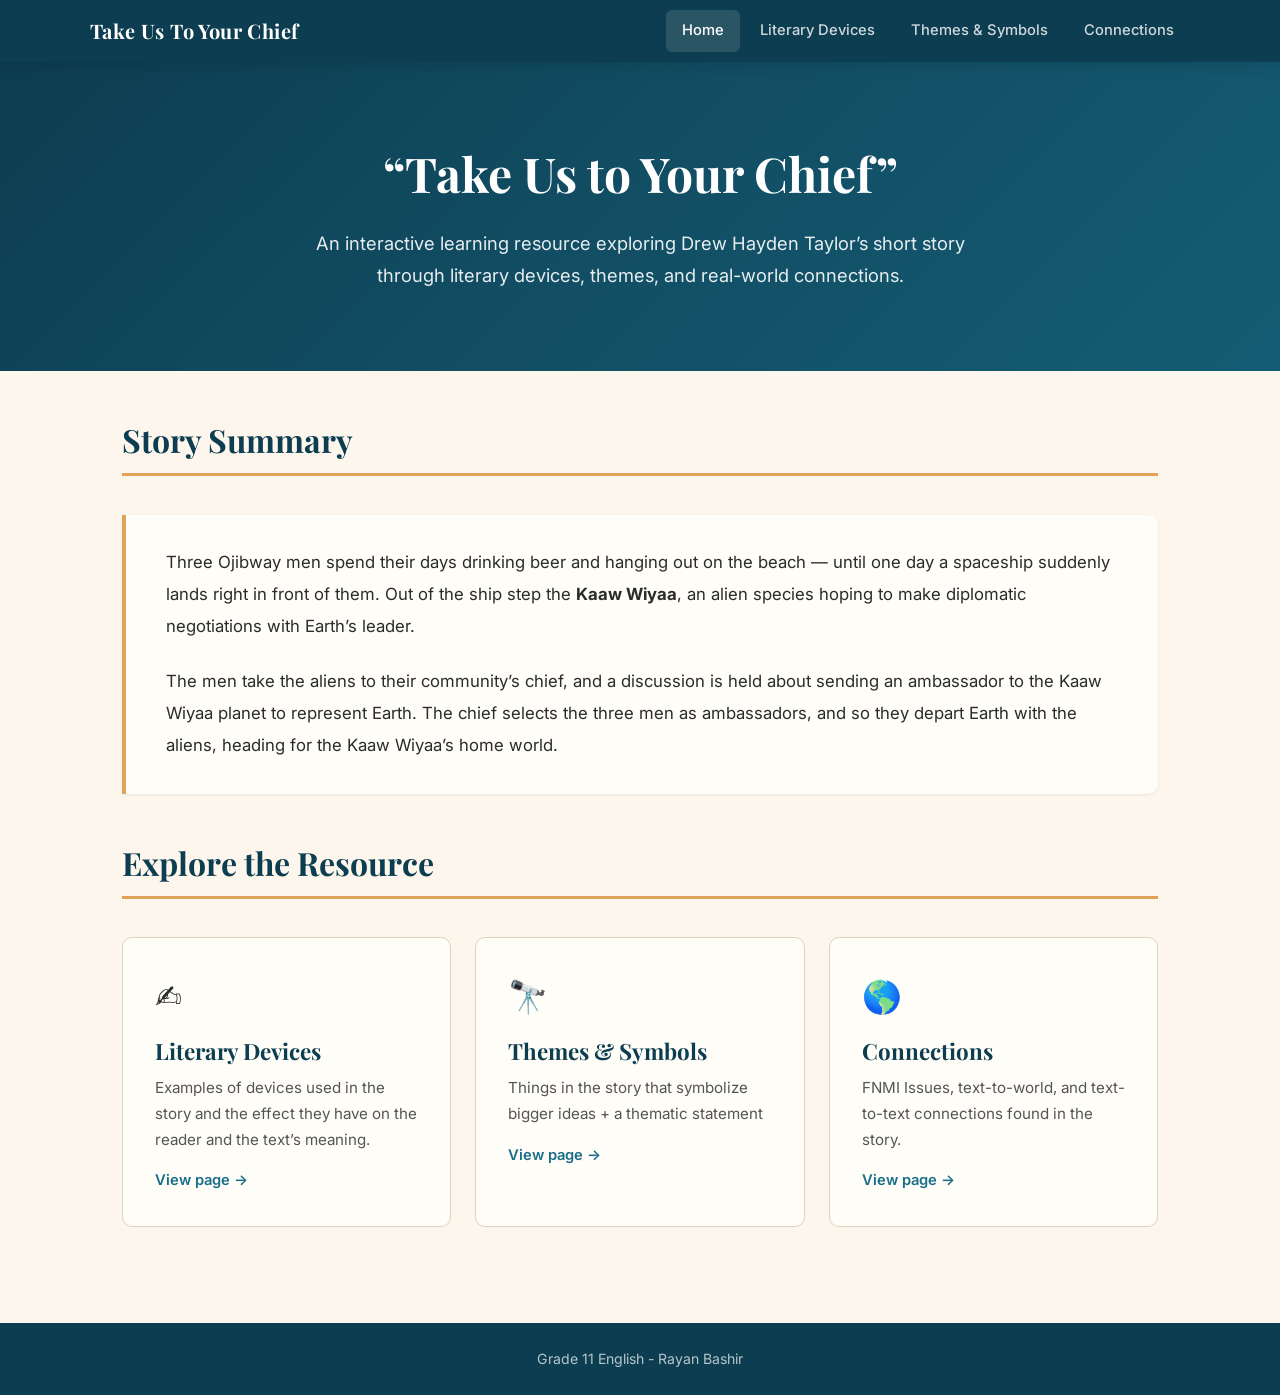
<file: index.html>
<!DOCTYPE html>
<html lang="en">
<head>
  <meta charset="UTF-8" />
  <meta name="viewport" content="width=device-width, initial-scale=1.0" />
  <title>Take Us to Your Chief &mdash; Indigenous Literature Study</title>
  <link rel="preconnect" href="https://fonts.googleapis.com" />
  <link rel="preconnect" href="https://fonts.gstatic.com" crossorigin />
  <link href="https://fonts.googleapis.com/css2?family=Inter:wght@400;500;600&family=Playfair+Display:wght@600;700&display=swap" rel="stylesheet" />
  <link rel="stylesheet" href="style.css?v=3" />
</head>
<body>

  <!-- Navbar -->
  <header class="navbar">
    <div class="nav-inner">
      <span class="logo">Take Us To Your Chief</span>
      <button class="hamburger" aria-label="Toggle menu">
        <span></span><span></span><span></span>
      </button>
      <nav class="nav-links">
        <a href="index.html" class="active">Home</a>
        <a href="literary-devices.html">Literary Devices</a>
        <a href="analysis.html">Themes &amp; Symbols</a>
        <a href="real-world-connections.html">Connections</a>
      </nav>
    </div>
  </header>

  <!-- Hero -->
  <section class="hero">
    <h1>&ldquo;Take Us to Your Chief&rdquo;</h1>
    <p>An interactive learning resource exploring Drew Hayden Taylor&rsquo;s short story through literary devices, themes, and real-world connections.</p>
  </section>

  <!-- Main Content -->
  <main>
    <!-- Summary -->
    <section class="section">
      <h2 class="section-header">Story Summary</h2>
      <div class="story-text">
        <p>Three Ojibway men spend their days drinking beer and hanging out on the beach &mdash; until one day a spaceship suddenly lands right in front of them. Out of the ship step the <strong>Kaaw Wiyaa</strong>, an alien species hoping to make diplomatic negotiations with Earth&rsquo;s leader.</p>
        <p>The men take the aliens to their community&rsquo;s chief, and a discussion is held about sending an ambassador to the Kaaw Wiyaa planet to represent Earth. The chief selects the three men as ambassadors, and so they depart Earth with the aliens, heading for the Kaaw Wiyaa&rsquo;s home world.</p>
      </div>
    </section>

    <!-- Page Links -->
    <section class="section">
      <h2 class="section-header">Explore the Resource</h2>

      <div class="card-grid">
        <div class="card">
          <div class="card-icon">&#9997;</div>
          <h3>Literary Devices</h3>
          <p>Examples of devices used in the story and the effect they have on the reader and the text&rsquo;s meaning.</p>
          <a href="literary-devices.html" class="card-link">View page</a>
        </div>

        <div class="card">
          <div class="card-icon">&#128301;</div>
          <h3>Themes &amp; Symbols</h3>
          <p>Things in the story that symbolize bigger ideas + a thematic statement</p>
          <a href="analysis.html" class="card-link">View page</a>
        </div>

        <div class="card">
          <div class="card-icon">&#127758;</div>
          <h3>Connections</h3>
          <p>FNMI Issues, text-to-world, and text-to-text connections found in the story.</p>
          <a href="real-world-connections.html" class="card-link">View page</a>
        </div>
      </div>
    </section>
  </main>

  <!-- Footer -->
  <footer>
    <p>Grade 11 English - Rayan Bashir</p>
  </footer>

  <script src="script.js"></script>
</body>
</html>
</file>
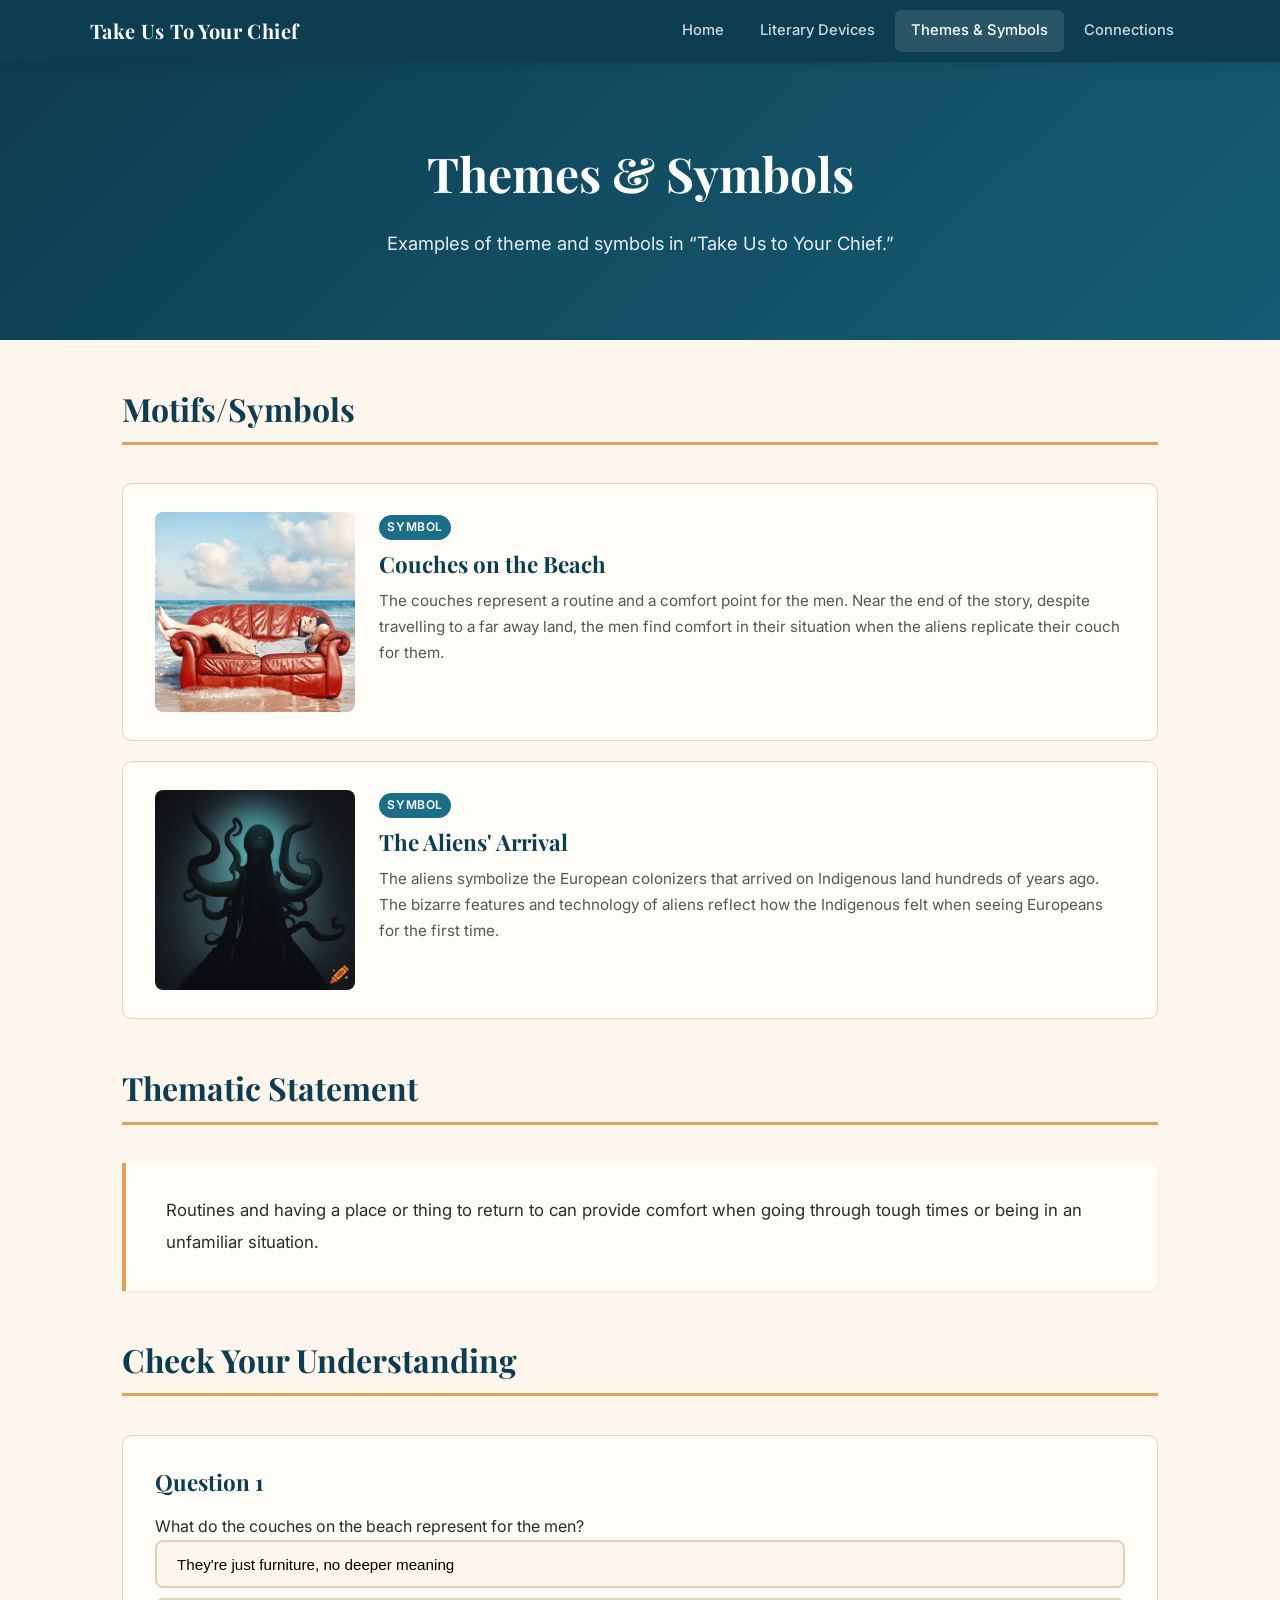
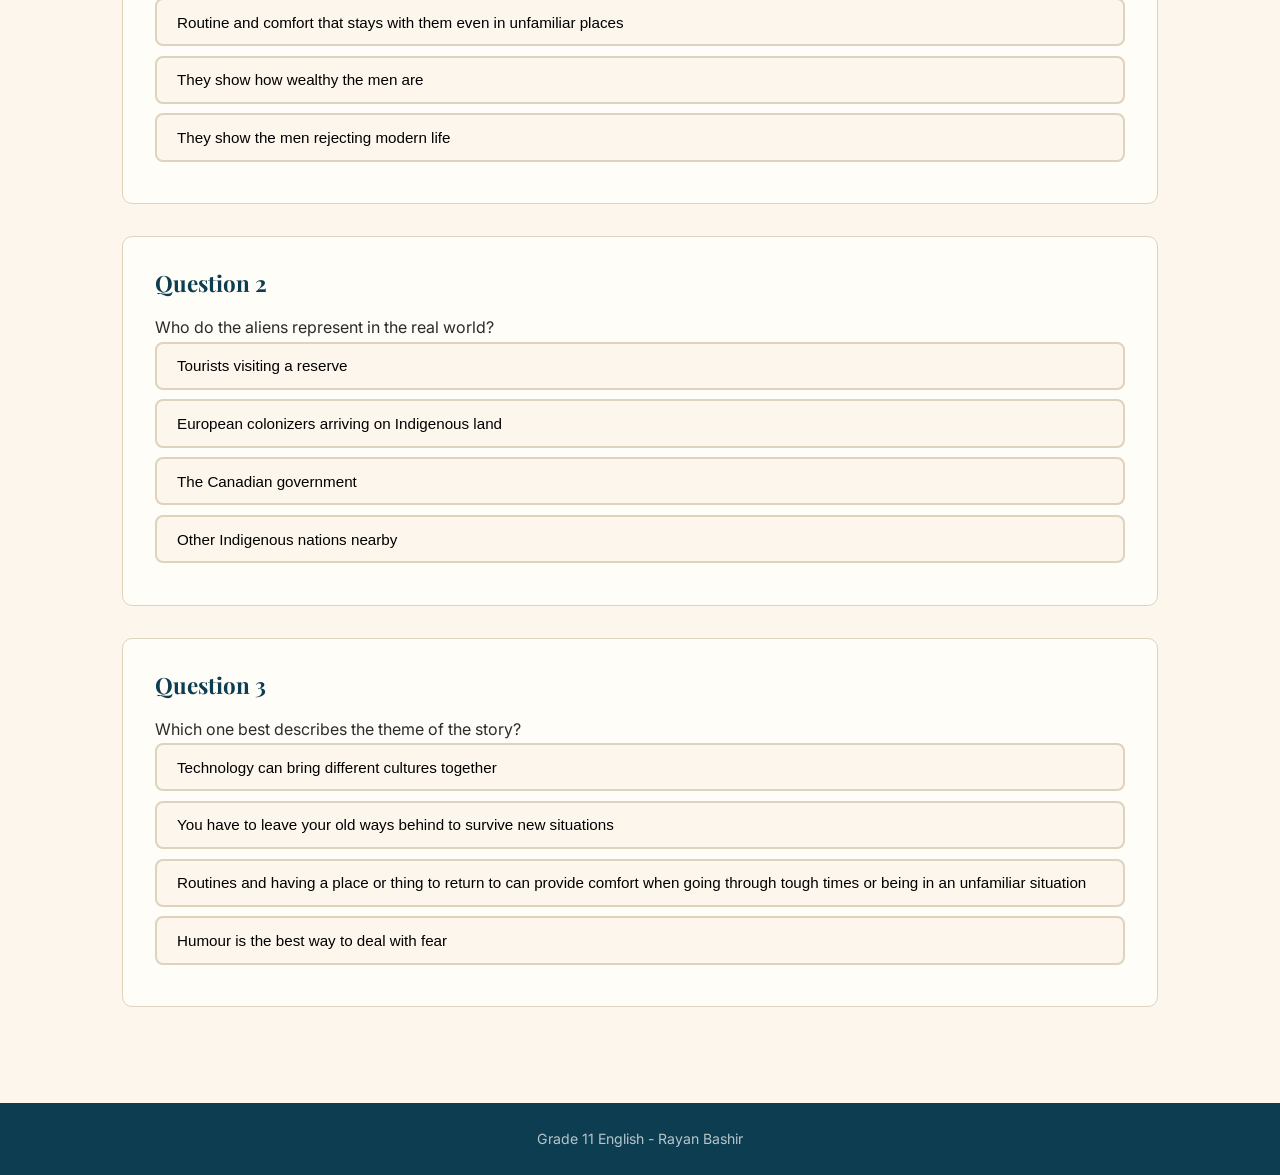
<file: analysis.html>
<!DOCTYPE html>
<html lang="en">
<head>
  <meta charset="UTF-8" />
  <meta name="viewport" content="width=device-width, initial-scale=1.0" />
  <title>Themes &amp; Symbols &mdash; Indigenous Literature Study</title>
  <link rel="preconnect" href="https://fonts.googleapis.com" />
  <link rel="preconnect" href="https://fonts.gstatic.com" crossorigin />
  <link href="https://fonts.googleapis.com/css2?family=Inter:wght@400;500;600&family=Playfair+Display:wght@600;700&display=swap" rel="stylesheet" />
  <link rel="stylesheet" href="style.css?v=3" />
</head>
<body>

  <!-- Navbar -->
  <header class="navbar">
    <div class="nav-inner">
      <span class="logo">Take Us To Your Chief</span>
      <button class="hamburger" aria-label="Toggle menu">
        <span></span><span></span><span></span>
      </button>
      <nav class="nav-links">
        <a href="index.html">Home</a>
        <a href="literary-devices.html">Literary Devices</a>
        <a href="analysis.html" class="active">Themes &amp; Symbols</a>
        <a href="real-world-connections.html">Connections</a>
      </nav>
    </div>
  </header>

  <!-- Hero -->
  <section class="hero">
    <h1>Themes &amp; Symbols</h1>
    <p>Examples of theme and symbols in &ldquo;Take Us to Your Chief.&rdquo;</p>
  </section>

  <!-- Main Content -->
  <main>
    <!-- Motifs/Symbols -->
    <section class="section">
      <h2 class="section-header">Motifs/Symbols</h2>

      <div class="device-card has-img">
        <img src="images/couch-symbol.jpg" alt="Couches on the beach" class="device-img" />
        <div class="device-text">
          <span class="tag">Symbol</span>
          <h3>Couches on the Beach</h3>
          <p class="explanation">The couches represent a routine and a comfort point for the men. Near the end of the story, despite travelling to a far away land, the men find comfort in their situation when the aliens replicate their couch for them.</p>
        </div>
      </div>

      <div class="device-card has-img">
        <img src="images/alien-symbol.png" alt="The aliens' arrival" class="device-img" />
        <div class="device-text">
          <span class="tag">Symbol</span>
          <h3>The Aliens' Arrival</h3>
          <p class="explanation">The aliens symbolize the European colonizers that arrived on Indigenous land hundreds of years ago. The bizarre features and technology of aliens reflect how the Indigenous felt when seeing Europeans for the first time.</p>
        </div>
      </div>
    </section>

    <!-- Thematic Statement -->
    <section class="section">
      <h2 class="section-header">Thematic Statement</h2>
      <div class="story-text">
        <p>Routines and having a place or thing to return to can provide comfort when going through tough times or being in an unfamiliar situation.</p>
      </div>
    </section>

    <!-- Quiz -->
    <section class="section">
      <h2 class="section-header">Check Your Understanding</h2>

      <div class="quiz-box">
        <h3>Question 1</h3>
        <p>What do the couches on the beach represent for the men?</p>
        <button class="quiz-option" data-correct="false" data-feedback="There's more to it than that.">They're just furniture, no deeper meaning</button>
        <button class="quiz-option" data-correct="true" data-feedback="Yep! The couches are about routine and comfort, and this is shown when the aliens recreate them on the spaceship.">Routine and comfort that stays with them even in unfamiliar places</button>
        <button class="quiz-option" data-correct="false" data-feedback="The couches don't show signs of wealth; the couches are pratically worthless money-wise.">They show how wealthy the men are</button>
        <button class="quiz-option" data-correct="false" data-feedback="The couches are tied to comfort, not rejecting anything.">They show the men rejecting modern life</button>
        <div class="quiz-feedback"></div>
      </div>

      <div class="quiz-box">
        <h3>Question 2</h3>
        <p>Who do the aliens represent in the real world?</p>
        <button class="quiz-option" data-correct="false" data-feedback="Similar, but not quite. Think about who first arrived on Indigenous land with strange technology.">Tourists visiting a reserve</button>
        <button class="quiz-option" data-correct="true" data-feedback="Correct! The aliens' strange looks and technology reflect how Indigenous people experienced Europeans showing up on their land for the first time.">European colonizers arriving on Indigenous land</button>
        <button class="quiz-option" data-correct="false" data-feedback="Not quite. The Canadian government is not the focus here.">The Canadian government</button>
        <button class="quiz-option" data-correct="false" data-feedback="The aliens stand for a specific group from history, not other Indigenous nations.">Other Indigenous nations nearby</button>
        <div class="quiz-feedback"></div>
      </div>

      <div class="quiz-box">
        <h3>Question 3</h3>
        <p>Which one best describes the theme of the story?</p>
        <button class="quiz-option" data-correct="false" data-feedback="The story is not about technology connecting people.">Technology can bring different cultures together</button>
        <button class="quiz-option" data-correct="false" data-feedback="The men don't change who they are. Their routines are what help them get through it.">You have to leave your old ways behind to survive new situations</button>
        <button class="quiz-option" data-correct="true" data-feedback="Yes. Their silence, their drinking, and their couches help them feel comfortable in the alien spaceship">Routines and having a place or thing to return to can provide comfort when going through tough times or being in an unfamiliar situation</button>
        <button class="quiz-option" data-correct="false" data-feedback="There is humour in the story, but the deeper message is about comfort and routine.">Humour is the best way to deal with fear</button>
        <div class="quiz-feedback"></div>
      </div>
    </section>
  </main>

  <footer>
    <p>Grade 11 English - Rayan Bashir</p>
  </footer>

  <script src="script.js"></script>
</body>
</html>
</file>
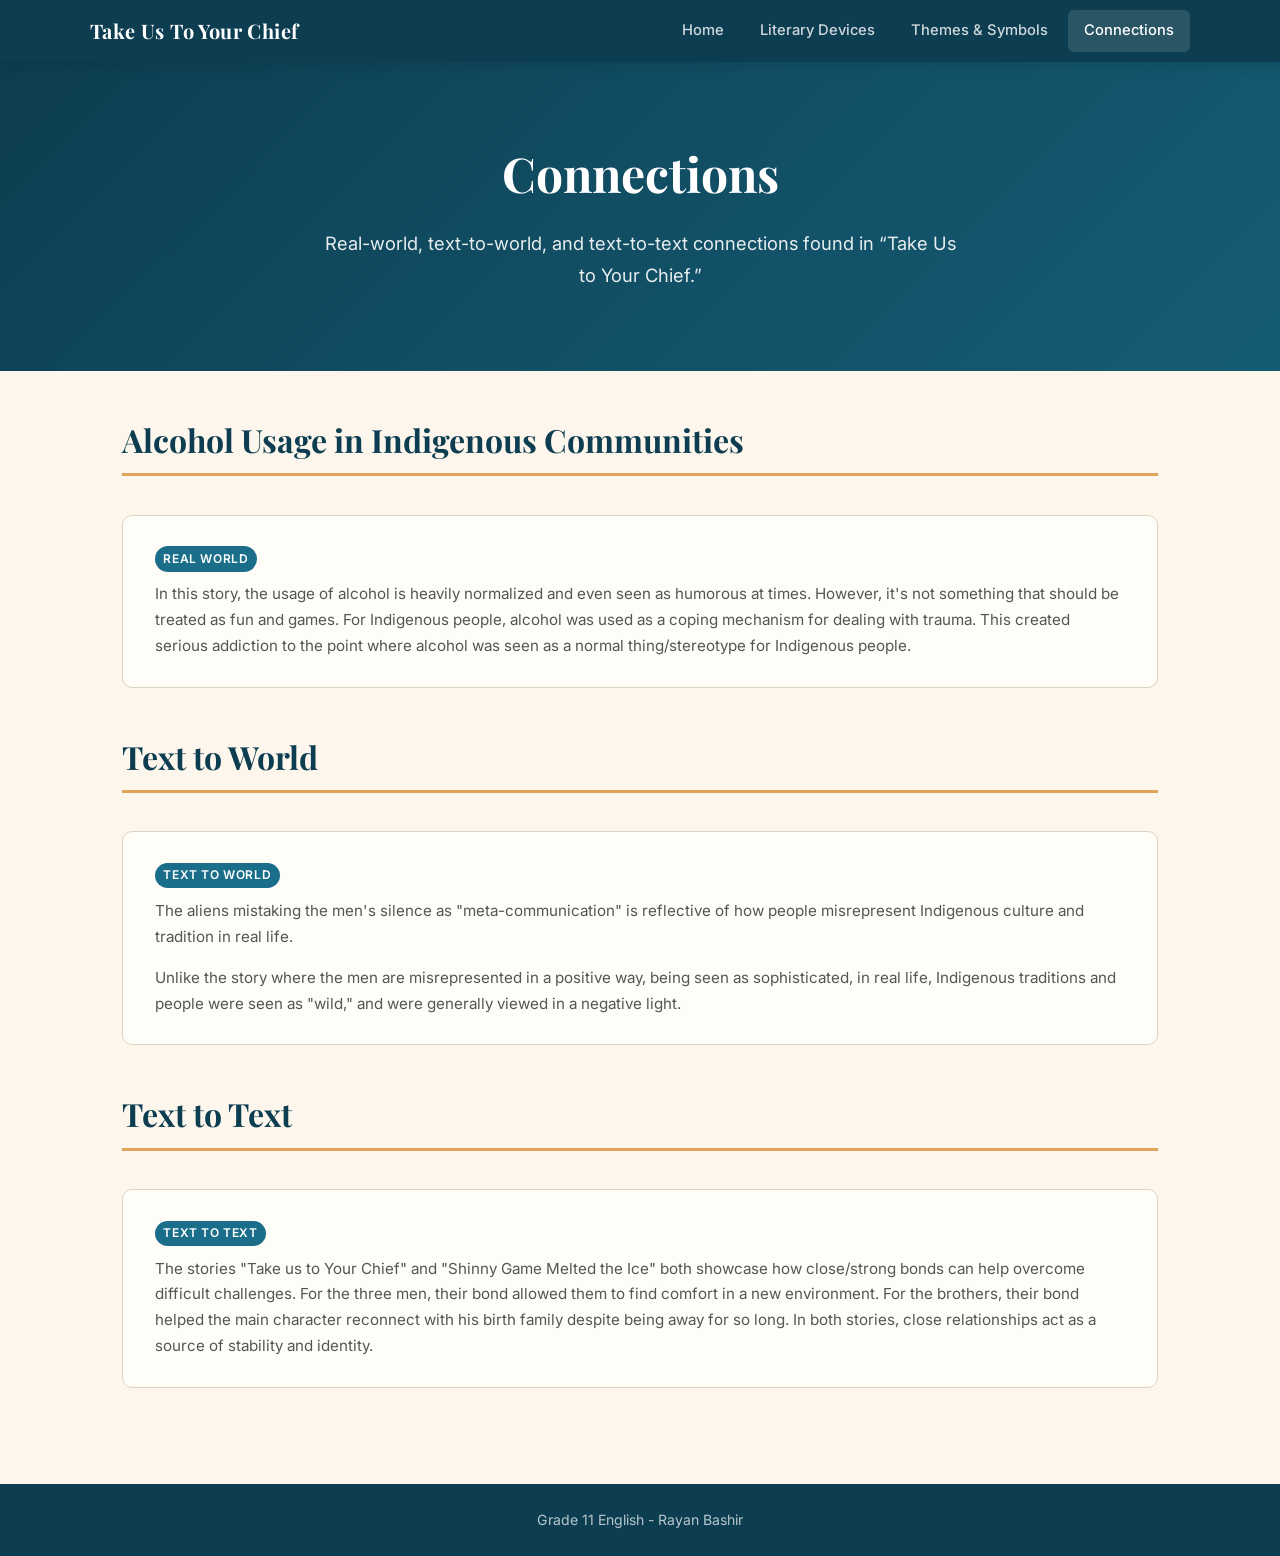
<file: real-world-connections.html>
<!DOCTYPE html>
<html lang="en">
<head>
  <meta charset="UTF-8" />
  <meta name="viewport" content="width=device-width, initial-scale=1.0" />
  <title>Connections &mdash; Indigenous Literature Study</title>
  <link rel="preconnect" href="https://fonts.googleapis.com" />
  <link rel="preconnect" href="https://fonts.gstatic.com" crossorigin />
  <link href="https://fonts.googleapis.com/css2?family=Inter:wght@400;500;600&family=Playfair+Display:wght@600;700&display=swap" rel="stylesheet" />
  <link rel="stylesheet" href="style.css?v=3" />
</head>
<body>

  <!-- Navbar -->
  <header class="navbar">
    <div class="nav-inner">
      <span class="logo">Take Us To Your Chief</span>
      <button class="hamburger" aria-label="Toggle menu">
        <span></span><span></span><span></span>
      </button>
      <nav class="nav-links">
        <a href="index.html">Home</a>
        <a href="literary-devices.html">Literary Devices</a>
        <a href="analysis.html">Themes &amp; Symbols</a>
        <a href="real-world-connections.html" class="active">Connections</a>
      </nav>
    </div>
  </header>

  <!-- Hero -->
  <section class="hero">
    <h1>Connections</h1>
    <p>Real-world, text-to-world, and text-to-text connections found in &ldquo;Take Us to Your Chief.&rdquo;</p>
  </section>

  <!-- Main Content -->
  <main>
    <!-- Real World Connection -->
    <section class="section">
      <h2 class="section-header">Alcohol Usage in Indigenous Communities</h2>
      <div class="device-card">
        <span class="tag">Real World</span>
        <p class="explanation">In this story, the usage of alcohol is heavily normalized and even seen as humorous at times. However, it's not something that should be treated as fun and games. For Indigenous people, alcohol was used as a coping mechanism for dealing with trauma. This created serious addiction to the point where alcohol was seen as a normal thing/stereotype for Indigenous people.</p>
      </div>
    </section>

    <!-- Text to World -->
    <section class="section">
      <h2 class="section-header">Text to World</h2>
      <div class="device-card">
        <span class="tag">Text to World</span>
        <p class="explanation">The aliens mistaking the men's silence as "meta-communication" is reflective of how people misrepresent Indigenous culture and tradition in real life.</p>
        <p class="explanation">Unlike the story where the men are misrepresented in a positive way, being seen as sophisticated, in real life, Indigenous traditions and people were seen as "wild," and were generally viewed in a negative light.</p>
      </div>
    </section>

    <!-- Text to Text -->
    <section class="section">
      <h2 class="section-header">Text to Text</h2>
      <div class="device-card">
        <span class="tag">Text to Text</span>
        <p class="explanation">The stories "Take us to Your Chief" and "Shinny Game Melted the Ice" both showcase how close/strong bonds can help overcome difficult challenges. For the three men, their bond allowed them to find comfort in a new environment. For the brothers, their bond helped the main character reconnect with his birth family despite being away for so long. In both stories, close relationships act as a source of stability and identity.</p>
      </div>
    </section>
  </main>

  <footer>
    <p>Grade 11 English - Rayan Bashir</p>
  </footer>

  <script src="script.js"></script>
</body>
</html>
</file>
<file: style.css>
/* ===== CSS Variables / Theme ===== */
:root {
  --color-bg: #fdf6ec;
  --color-surface: #fffdf8;
  --color-primary: #1a6e8a;
  --color-primary-light: #2196b5;
  --color-primary-dark: #0d3d50;
  --color-accent: #e0a458;
  --color-accent-light: #f2c97d;
  --color-text: #2b2b2b;
  --color-text-light: #555555;
  --color-border: #ddd3be;
  --color-hero-overlay: rgba(13, 61, 80, 0.65);
  --font-heading: "Playfair Display", Georgia, serif;
  --font-body: "Inter", system-ui, -apple-system, sans-serif;
  --shadow-sm: 0 1px 3px rgba(0, 0, 0, 0.08);
  --shadow-md: 0 4px 12px rgba(0, 0, 0, 0.1);
  --shadow-lg: 0 8px 30px rgba(0, 0, 0, 0.12);
  --radius: 10px;
  --max-width: 1100px;
  --transition: 0.3s ease;
}

/* ===== Reset ===== */
*,
*::before,
*::after {
  margin: 0;
  padding: 0;
  box-sizing: border-box;
}

html {
  scroll-behavior: smooth;
}

body {
  font-family: var(--font-body);
  color: var(--color-text);
  background: var(--color-bg);
  line-height: 1.7;
  min-height: 100vh;
  display: flex;
  flex-direction: column;
}

a {
  color: var(--color-primary);
  text-decoration: none;
  transition: color var(--transition);
}

a:hover {
  color: var(--color-primary-light);
}

img {
  max-width: 100%;
  display: block;
}

/* ===== Typography ===== */
h1, h2, h3, h4 {
  font-family: var(--font-heading);
  color: var(--color-primary-dark);
  line-height: 1.3;
}

h1 { font-size: 2.6rem; }
h2 { font-size: 2rem; margin-bottom: 0.6em; }
h3 { font-size: 1.4rem; margin-bottom: 0.4em; }

p + p {
  margin-top: 1em;
}

/* ===== Navbar ===== */
.navbar {
  background: var(--color-primary-dark);
  padding: 0 2rem;
  position: sticky;
  top: 0;
  z-index: 100;
  box-shadow: var(--shadow-md);
}

.navbar .nav-inner {
  max-width: var(--max-width);
  margin: 0 auto;
  display: flex;
  align-items: center;
  justify-content: space-between;
  height: 62px;
}

.navbar .logo {
  font-family: var(--font-heading);
  font-size: 1.25rem;
  color: #fff;
  font-weight: 700;
  letter-spacing: 0.02em;
}

.navbar nav {
  display: flex;
  gap: 0.25rem;
}

.navbar nav a {
  color: rgba(255, 255, 255, 0.8);
  padding: 0.5rem 1rem;
  border-radius: 6px;
  font-size: 0.92rem;
  font-weight: 500;
  transition: background var(--transition), color var(--transition);
}

.navbar nav a:hover,
.navbar nav a.active {
  background: rgba(255, 255, 255, 0.12);
  color: #fff;
}

.hamburger {
  display: none;
  background: none;
  border: none;
  cursor: pointer;
  padding: 0.5rem;
}

.hamburger span {
  display: block;
  width: 24px;
  height: 2px;
  background: #fff;
  margin: 5px 0;
  border-radius: 2px;
  transition: var(--transition);
}

/* ===== Hero Section ===== */
.hero {
  background: linear-gradient(var(--color-hero-overlay), var(--color-hero-overlay)),
    linear-gradient(135deg, #0d3d50, #1a6e8a, #2196b5);
  color: #fff;
  padding: 5rem 2rem;
  text-align: center;
}

.hero h1 {
  color: #fff;
  font-size: 3rem;
  margin-bottom: 0.5em;
}

.hero p {
  font-size: 1.15rem;
  max-width: 650px;
  margin: 0 auto;
  opacity: 0.9;
}

/* ===== Main Content ===== */
main {
  flex: 1;
  max-width: var(--max-width);
  margin: 0 auto;
  padding: 3rem 2rem;
  width: 100%;
}

/* ===== Cards ===== */
.card-grid {
  display: grid;
  grid-template-columns: repeat(auto-fit, minmax(260px, 1fr));
  gap: 1.5rem;
  margin-top: 1.5rem;
}

.card {
  background: var(--color-surface);
  border: 1px solid var(--color-border);
  border-radius: var(--radius);
  padding: 2rem;
  transition: transform var(--transition), box-shadow var(--transition);
}

.card:hover {
  transform: translateY(-4px);
  box-shadow: var(--shadow-lg);
}

.card .card-icon {
  font-size: 2rem;
  margin-bottom: 0.75rem;
}

.card h3 {
  color: var(--color-primary-dark);
}

.card p {
  color: var(--color-text-light);
  font-size: 0.95rem;
}

.card .card-link {
  display: inline-block;
  margin-top: 1rem;
  font-weight: 600;
  font-size: 0.92rem;
  color: var(--color-primary);
}

.card .card-link::after {
  content: " \2192";
}

/* ===== Sections ===== */
.section {
  margin-bottom: 3rem;
}

.section-header {
  border-bottom: 3px solid var(--color-accent);
  padding-bottom: 0.4em;
  margin-bottom: 1.2em;
}

/* ===== Story Text Block ===== */
.story-text {
  background: var(--color-surface);
  border-left: 4px solid var(--color-accent);
  padding: 2rem 2.5rem;
  border-radius: 0 var(--radius) var(--radius) 0;
  font-size: 1.05rem;
  line-height: 1.9;
  box-shadow: var(--shadow-sm);
}

.story-text p + p {
  margin-top: 1.4em;
}

/* ===== Accordion ===== */
.accordion {
  display: flex;
  flex-direction: column;
  gap: 0.75rem;
}

.accordion-item {
  background: var(--color-surface);
  border: 1px solid var(--color-border);
  border-radius: var(--radius);
  overflow: hidden;
}

.accordion-btn {
  width: 100%;
  text-align: left;
  background: none;
  border: none;
  padding: 1.15rem 1.5rem;
  font-family: var(--font-heading);
  font-size: 1.1rem;
  color: var(--color-primary-dark);
  cursor: pointer;
  display: flex;
  align-items: center;
  justify-content: space-between;
  transition: background var(--transition);
}

.accordion-btn:hover {
  background: rgba(26, 110, 138, 0.05);
}

.accordion-btn::after {
  content: "+";
  font-size: 1.4rem;
  font-weight: 300;
  transition: transform var(--transition);
}

.accordion-item.open .accordion-btn::after {
  content: "\2212";
}

.accordion-body {
  max-height: 0;
  overflow: hidden;
  transition: max-height 0.4s ease;
}

.accordion-body-inner {
  padding: 0 1.5rem 1.25rem;
  color: var(--color-text-light);
  font-size: 0.95rem;
  line-height: 1.75;
}

/* ===== Literary Device Cards ===== */
.device-card {
  background: var(--color-surface);
  border: 1px solid var(--color-border);
  border-radius: var(--radius);
  padding: 1.75rem 2rem;
  margin-bottom: 1.25rem;
  transition: box-shadow var(--transition);
}

.device-card:hover {
  box-shadow: var(--shadow-md);
}

.device-card .tag {
  display: inline-block;
  background: var(--color-primary);
  color: #fff;
  font-size: 0.75rem;
  font-weight: 600;
  padding: 0.2em 0.7em;
  border-radius: 20px;
  text-transform: uppercase;
  letter-spacing: 0.05em;
  margin-bottom: 0.6rem;
}

.device-card .device-banner {
  width: 100%;
  border-radius: 8px;
  margin-bottom: 1rem;
  object-fit: cover;
  max-height: 300px;
}

.device-card.has-img {
  display: flex;
  gap: 1.5rem;
  align-items: flex-start;
}

.device-card.has-img .device-img {
  width: 200px;
  min-width: 200px;
  height: 200px;
  border-radius: 8px;
  object-fit: cover;
  flex-shrink: 0;
}

.device-card.has-img .device-text {
  flex: 1;
}

@media (max-width: 768px) {
  .device-card.has-img {
    flex-direction: column;
  }

  .device-card.has-img .device-img {
    width: 100%;
    height: 200px;
  }
}

.device-card blockquote {
  border-left: 3px solid var(--color-accent);
  padding-left: 1rem;
  margin: 0.8rem 0;
  font-style: italic;
  color: var(--color-text-light);
}

.device-card .explanation {
  font-size: 0.95rem;
  color: var(--color-text-light);
}

/* ===== Quiz / Interactive ===== */
.quiz-box {
  background: var(--color-surface);
  border: 1px solid var(--color-border);
  border-radius: var(--radius);
  padding: 2rem;
  margin-top: 2rem;
}

.quiz-box h3 {
  margin-bottom: 1rem;
}

.quiz-option {
  display: block;
  width: 100%;
  text-align: left;
  background: var(--color-bg);
  border: 2px solid var(--color-border);
  border-radius: 8px;
  padding: 0.85rem 1.25rem;
  margin-bottom: 0.6rem;
  font-size: 0.95rem;
  cursor: pointer;
  transition: border-color var(--transition), background var(--transition);
}

.quiz-option:hover {
  border-color: var(--color-primary-light);
  background: rgba(26, 110, 138, 0.04);
}

.quiz-option.correct {
  border-color: #1a6e8a;
  background: rgba(26, 110, 138, 0.1);
  color: var(--color-primary-dark);
  font-weight: 600;
}

.quiz-option.incorrect {
  border-color: #c1121f;
  background: rgba(193, 18, 31, 0.06);
  color: #c1121f;
}

.quiz-feedback {
  margin-top: 0.75rem;
  padding: 0.8rem 1rem;
  border-radius: 8px;
  font-size: 0.95rem;
  display: none;
}

.quiz-feedback.show {
  display: block;
}

.quiz-feedback.correct {
  background: rgba(26, 110, 138, 0.1);
  color: var(--color-primary-dark);
}

.quiz-feedback.incorrect {
  background: rgba(193, 18, 31, 0.06);
  color: #c1121f;
}

/* ===== Footer ===== */
footer {
  background: var(--color-primary-dark);
  color: rgba(255, 255, 255, 0.7);
  text-align: center;
  padding: 1.5rem 2rem;
  font-size: 0.88rem;
  margin-top: auto;
}

/* ===== Responsive ===== */
@media (max-width: 768px) {
  .hero h1 { font-size: 2.2rem; }
  h1 { font-size: 2rem; }
  h2 { font-size: 1.6rem; }
  main { padding: 2rem 1.25rem; }

  .navbar nav {
    display: none;
    position: absolute;
    top: 62px;
    left: 0;
    right: 0;
    background: var(--color-primary-dark);
    flex-direction: column;
    padding: 0.5rem 1rem 1rem;
    box-shadow: var(--shadow-md);
  }

  .navbar nav.open {
    display: flex;
  }

  .hamburger {
    display: block;
  }

  .story-text {
    padding: 1.25rem 1.5rem;
  }
}

/* ===== Utility ===== */
.text-center { text-align: center; }
.mt-1 { margin-top: 0.5rem; }
.mt-2 { margin-top: 1rem; }
.mt-3 { margin-top: 1.5rem; }
.mt-4 { margin-top: 2rem; }
</file>
